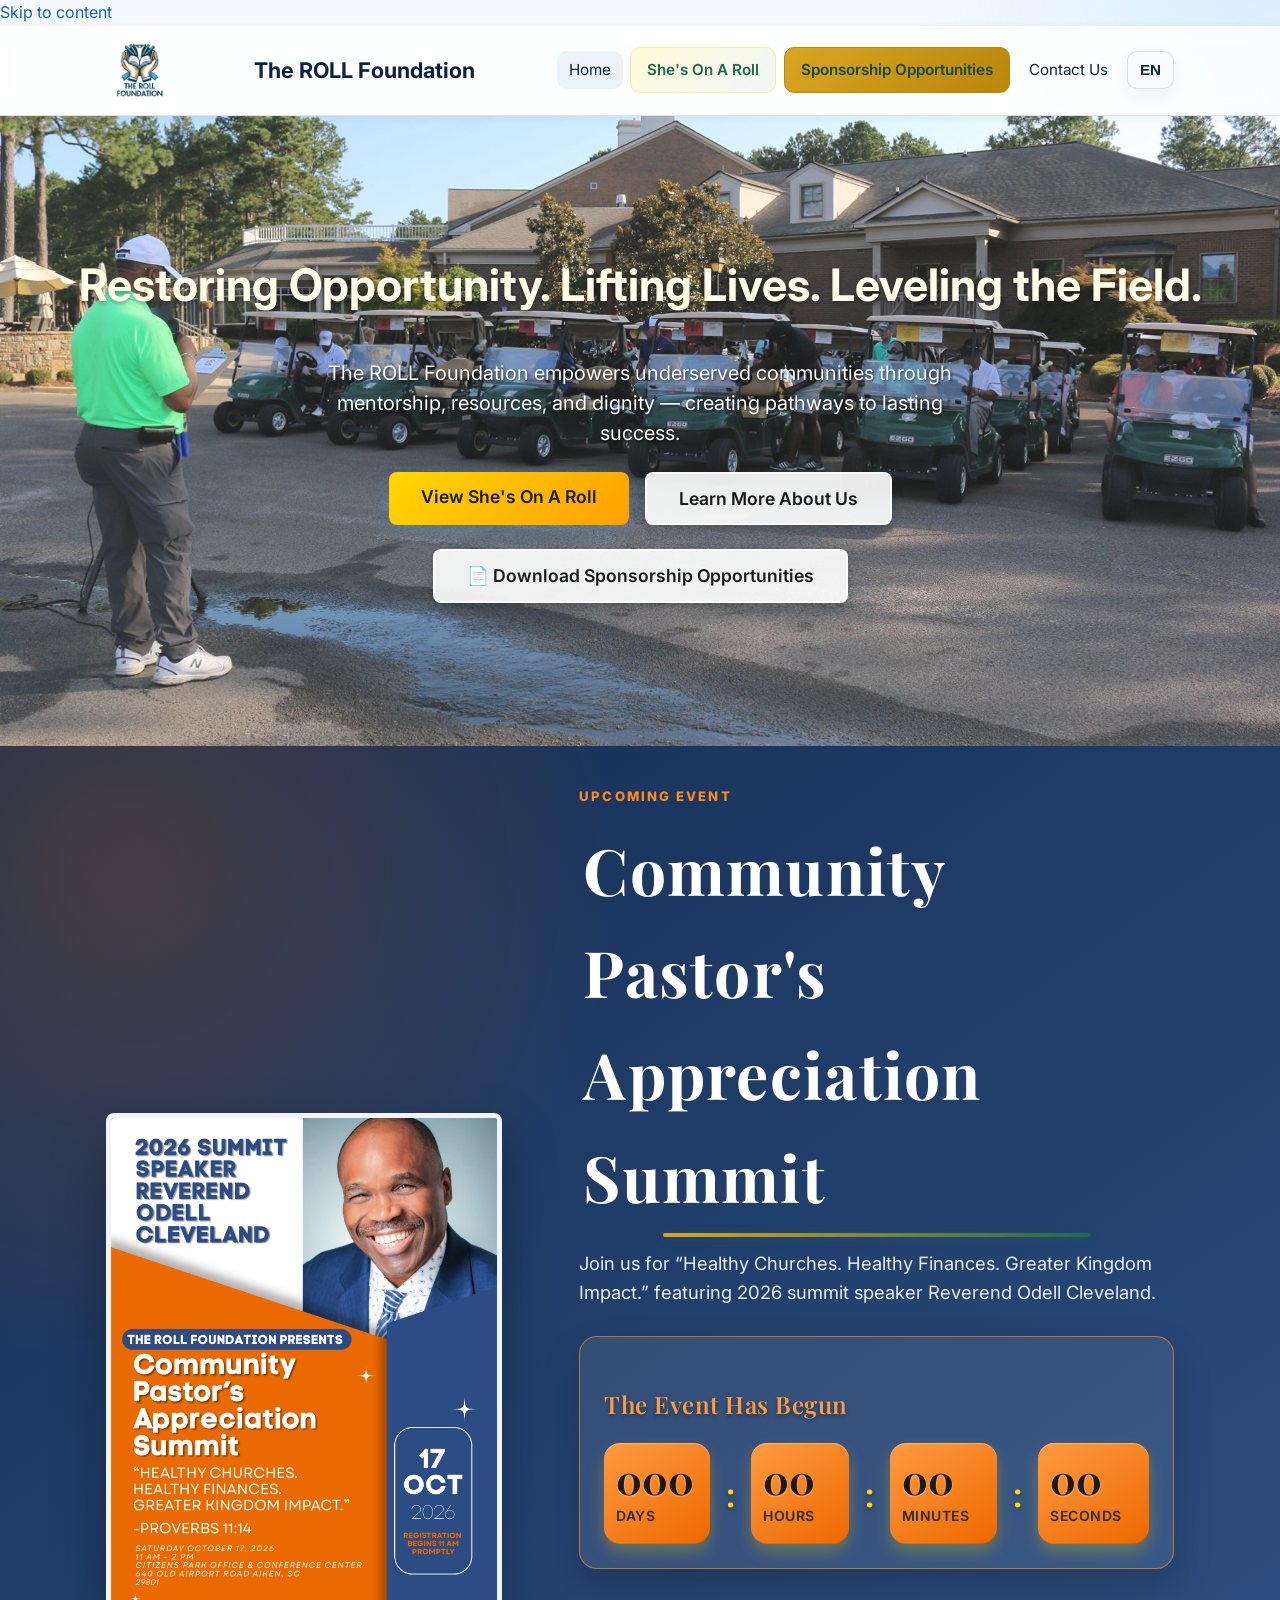
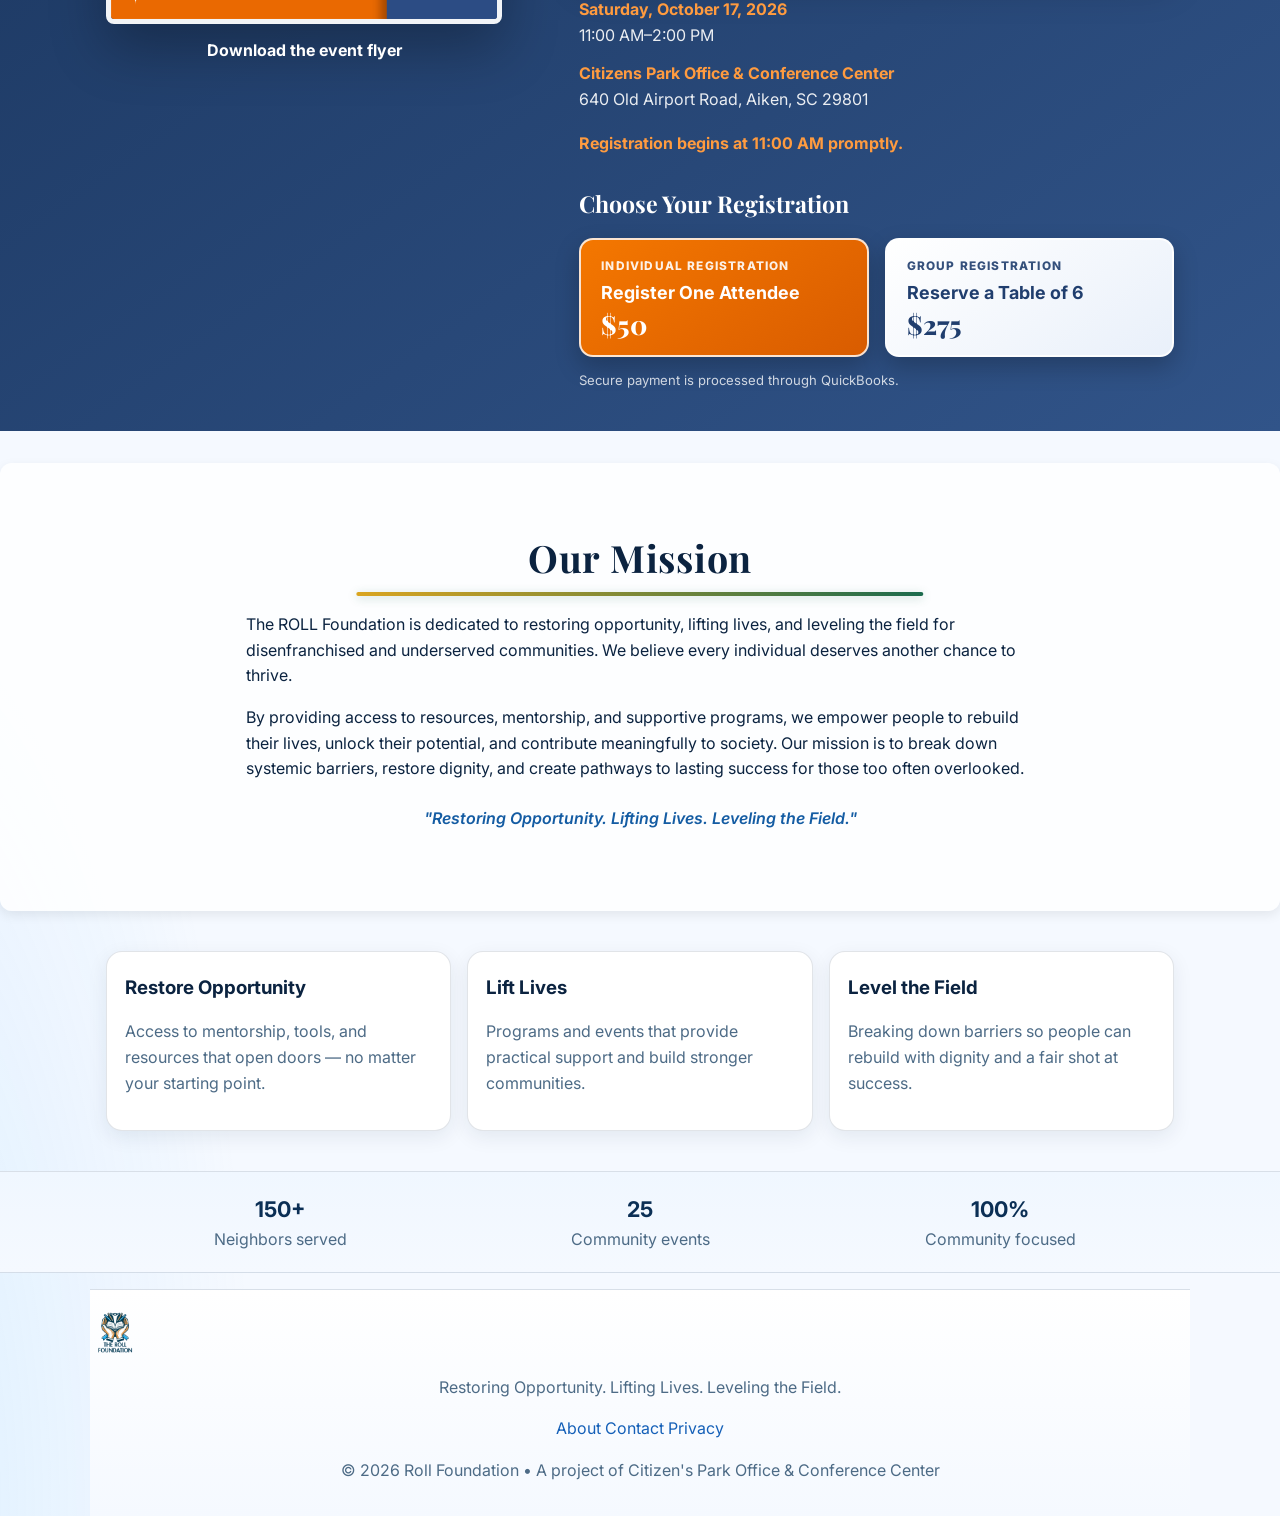
<file: index.html>
<!doctype html>
<html lang="en">
<head>
  <meta charset="utf-8" />
  <meta name="viewport" content="width=device-width, initial-scale=1" />

  <title>ROLL Foundation — Restoring Opportunity. Lifting Lives. Leveling the Field.</title>
  <meta name="description" content="The ROLL Foundation empowers underserved communities through mentorship, resources, and dignity — creating pathways to lasting success.">

  <!-- Favicon -->
  <link rel="icon" href="./assets/favicon.svg" type="image/svg+xml">

  <!-- Open Graph / Social -->
  <meta property="og:type" content="website">
  <meta property="og:title" content="Roll Foundation">
  <meta property="og:description" content="Restoring Opportunity. Lifting Lives. Leveling the Field.">
  <meta property="og:image" content="./assets/img/events/rollevent5.jpg">

  <!-- Fonts & CSS -->
  <link rel="preconnect" href="https://fonts.googleapis.com">
  <link rel="preconnect" href="https://fonts.gstatic.com" crossorigin>
  <link href="https://fonts.googleapis.com/css2?family=Inter:wght@400;500;600;700&family=Playfair+Display:wght@400;500;600;700&display=swap" rel="stylesheet">
  <link rel="stylesheet" href="./css/styles.css">
  <script src="./js/i18n.js"></script>
</head>
<body class="gold-green-theme">
  <a class="skip-link" href="#main">Skip to content</a>

  <!-- ===== Header ===== -->
  <header class="site-header">
    <div class="container header-inner">
      <div class="brand">
        <img src="./assets/img/logo/rolllogo2.png" alt="ROLL Foundation Logo" width="70" height="70">
      </div>
      <h1 class="site-title">The ROLL Foundation</h1>

      <button class="nav-toggle" aria-expanded="false" aria-controls="site-nav" aria-label="Toggle navigation menu">☰</button>
      <nav id="site-nav" class="site-nav" data-collapsible>
        <a href="index.html" data-i18n="nav.home" aria-current="page">Home</a>
        <a href="shes-on-a-roll.html" data-i18n="nav.shes_on_a_roll" class="nav-event" hidden>She's On A Roll</a>
        <a href="./assets/img/events/2026%20Roll%20Foundation%20Business%20Advertisements.pdf" download="ROLL-Foundation-Sponsorship-Opportunities-2026.pdf" class="nav-sponsor">Sponsorship Opportunities</a>
        <a href="contact.html" data-i18n="contact.h1">Contact</a>
        <button id="langToggle" class="btn small" aria-label="Toggle language">
          <span data-i18n="nav.lang">EN</span>
          <span class="visually-hidden" data-i18n="nav.lang_alt">ES</span>
        </button>
      </nav>
    </div>
  </header>

  <main id="main">
    <!-- ===== Hero Section ===== -->
    <section class="hero hard-hero goldgreen-theme" style="background-image:url('./assets/img/events/rollevent5.jpg')">
      <div class="container hero-inner">
        <h2 class="visually-hidden">Welcome</h2>
        <h1 data-i18n="home.hero_h1">Restoring Opportunity. Lifting Lives. Leveling the Field.</h1>
        <p class="lead" data-i18n="home.hero_lead">
          The ROLL Foundation empowers underserved communities through mentorship, resources, and dignity — creating pathways to lasting success.
        </p>
        <div class="cta-row">
          <a class="btn primary gold-btn" href="shes-on-a-roll.html" hidden>View She's On A Roll</a>
          <a class="btn secondary green-btn" data-i18n="home.cta_about" href="about.html">Learn More About Us</a>
        </div>
        
        <!-- Fixed sponsorship link to actual PDF -->
        <div class="sponsor-cta" style="margin-top: 1.5rem;">
          <a class="btn sponsor-btn" href="./assets/img/events/2026%20Roll%20Foundation%20Business%20Advertisements.pdf" download="ROLL-Foundation-Sponsorship-Opportunities-2026.pdf" data-i18n="shesroll.download_packet">
            📄 Download Sponsorship Opportunities
          </a>
        </div>
      </div>
    </section>

    <!-- ===== Featured Pastor's Appreciation Event ===== -->
    <section class="section pastor-appreciation" aria-labelledby="pastor-appreciation-title">
      <div class="container pastor-event-layout">
        <figure class="pastor-event-flyer">
          <a href="./assets/img/events/pastors-appreciation-summit-2026.pdf" target="_blank" rel="noopener" aria-label="Open the Community Pastor's Appreciation Summit flyer as a PDF">
            <img src="./assets/img/events/pastors-appreciation-summit-2026.png" alt="Community Pastor's Appreciation Summit flyer featuring Reverend Odell Cleveland" loading="lazy">
          </a>
          <figcaption>
            <a href="./assets/img/events/pastors-appreciation-summit-2026.pdf" download="ROLL-Community-Pastors-Appreciation-Summit-2026.pdf">Download the event flyer</a>
          </figcaption>
        </figure>

        <div class="pastor-event-content">
          <p class="section-eyebrow">Upcoming Event</p>
          <h2 id="pastor-appreciation-title">Community Pastor's Appreciation Summit</h2>
          <p class="pastor-event-intro">Join us for “Healthy Churches. Healthy Finances. Greater Kingdom Impact.” featuring 2026 summit speaker Reverend Odell Cleveland.</p>

          <div class="event-countdown" data-event-countdown data-event-date="2026-10-17T11:00:00-04:00">
            <p class="countdown-title" data-countdown-title>Event Begins In</p>
            <div class="countdown-display" role="timer" aria-live="off" aria-label="Time remaining until the Community Pastor's Appreciation Summit">
              <div class="countdown-unit">
                <span class="countdown-number" data-countdown-days>000</span>
                <span class="countdown-label">Days</span>
              </div>
              <span class="countdown-separator" aria-hidden="true">:</span>
              <div class="countdown-unit">
                <span class="countdown-number" data-countdown-hours>00</span>
                <span class="countdown-label">Hours</span>
              </div>
              <span class="countdown-separator" aria-hidden="true">:</span>
              <div class="countdown-unit">
                <span class="countdown-number" data-countdown-minutes>00</span>
                <span class="countdown-label">Minutes</span>
              </div>
              <span class="countdown-separator" aria-hidden="true">:</span>
              <div class="countdown-unit">
                <span class="countdown-number" data-countdown-seconds>00</span>
                <span class="countdown-label">Seconds</span>
              </div>
            </div>
          </div>

          <div class="pastor-event-details">
            <p><strong>Saturday, October 17, 2026</strong><br>11:00 AM–2:00 PM</p>
            <p><strong>Citizens Park Office &amp; Conference Center</strong><br>640 Old Airport Road, Aiken, SC 29801</p>
            <p class="registration-note"><strong>Registration begins at 11:00 AM promptly.</strong></p>
          </div>

          <div class="pastor-registration" aria-labelledby="pastor-registration-title">
            <h3 id="pastor-registration-title">Choose Your Registration</h3>
            <div class="pastor-payment-actions">
              <a class="pastor-payment-btn individual" href="https://connect.intuit.com/pay/TheRollFoundation/scs-v1-6fb7f3c1506d44a38ce43c428290a351caf1261bfffe428d8761abdf9f7c35d0e1e311474c2346aea095fac1766d6eaf-1?locale=EN_US&amp;cta=saveandcopylink" target="_blank" rel="noopener">
                <span class="payment-option">Individual Registration</span>
                <strong>Register One Attendee</strong>
                <span class="payment-price">$50</span>
              </a>
              <a class="pastor-payment-btn table" href="https://connect.intuit.com/pay/TheRollFoundation/scs-v1-07b39f4cb9494796815588c8501fe49e4f13778733ab44669e9085a6adba33ed19435ed74aa14b41985b98e7ace6aa67-1?locale=EN_US&amp;cta=saveandcopylink" target="_blank" rel="noopener">
                <span class="payment-option">Group Registration</span>
                <strong>Reserve a Table of 6</strong>
                <span class="payment-price">$275</span>
              </a>
            </div>
            <p class="payment-note">Secure payment is processed through QuickBooks.</p>
          </div>
        </div>
      </div>
    </section>

    <!-- ===== Mission Section ===== -->
    <section class="section mission gold-green-section">
      <div class="container narrow">
        <h2 data-i18n="home.mission_title">Our Mission</h2>
        <p data-i18n="home.mission_p1">
          The ROLL Foundation is dedicated to restoring opportunity, lifting lives, and leveling the field for disenfranchised and underserved communities.
          We believe every individual deserves another chance to thrive.
        </p>
        <p data-i18n="home.mission_p2">
          By providing access to resources, mentorship, and supportive programs, we empower people to rebuild their lives, unlock their potential,
          and contribute meaningfully to society. Our mission is to break down systemic barriers, restore dignity,
          and create pathways to lasting success for those too often overlooked.
        </p>
        <blockquote class="tagline" data-i18n="home.mission_quote">"Restoring Opportunity. Lifting Lives. Leveling the Field."</blockquote>
      </div>
    </section>

    <!-- ===== Impact Pillars ===== -->
    <section class="section green-accent-section">
      <div class="container cards">
        <article class="card gold-card">
          <h3 data-i18n="home.f1">Restore Opportunity</h3>
          <p class="muted" data-i18n="home.f1_copy">Access to mentorship, tools, and resources that open doors — no matter your starting point.</p>
        </article>
        <article class="card gold-card">
          <h3 data-i18n="home.f2">Lift Lives</h3>
          <p class="muted" data-i18n="home.f2_copy">Programs and events that provide practical support and build stronger communities.</p>
        </article>
        <article class="card gold-card">
          <h3 data-i18n="home.f3">Level the Field</h3>
          <p class="muted" data-i18n="home.f3_copy">Breaking down barriers so people can rebuild with dignity and a fair shot at success.</p>
        </article>
      </div>
    </section>

    <!-- ===== Event Photo Carousel ===== -->
    <section class="section green-accent-section" hidden>
      <div class="container narrow">
        <h2>Community Event Photos</h2>
        <div class="home-carousel" data-carousel>
          <button class="carousel-btn prev" type="button" aria-label="Previous photo" data-carousel-prev>‹</button>
          <div class="carousel-viewport">
            <div class="carousel-track" data-carousel-track>
              <div class="carousel-slide is-active">
                <img src="./assets/img/events/rollevent1.png" alt="ROLL Foundation community event photo 1" loading="lazy">
              </div>
              <div class="carousel-slide">
                <img src="./assets/img/events/rollevent2.jpg" alt="ROLL Foundation community event photo 2" loading="lazy">
              </div>
              <div class="carousel-slide">
                <img src="./assets/img/events/rollevent3.jpg" alt="ROLL Foundation community event photo 3" loading="lazy">
              </div>
              <div class="carousel-slide">
                <img src="./assets/img/events/rollevent4.jpg" alt="ROLL Foundation community event photo 4" loading="lazy">
              </div>
              <div class="carousel-slide">
                <img src="./assets/img/events/rollevent6.jpg" alt="ROLL Foundation community event photo 5" loading="lazy">
              </div>
            </div>
          </div>
          <button class="carousel-btn next" type="button" aria-label="Next photo" data-carousel-next>›</button>
          <div class="carousel-dots" data-carousel-dots>
            <button class="is-active" type="button" aria-label="Go to photo 1"></button>
            <button type="button" aria-label="Go to photo 2"></button>
            <button type="button" aria-label="Go to photo 3"></button>
            <button type="button" aria-label="Go to photo 4"></button>
            <button type="button" aria-label="Go to photo 5"></button>
          </div>
        </div>
      </div>
    </section>

    <!-- ===== Impact Stats ===== -->
    <section class="band gold-green-band">
      <div class="container stats">
        <div class="stat">
          <strong data-i18n="home.stat1_number">150+</strong>
          <span data-i18n="home.stat1_label">Neighbors served</span>
        </div>
        <div class="stat">
          <strong data-i18n="home.stat2_number">25</strong>
          <span data-i18n="home.stat2_label">Community events</span>
        </div>
        <div class="stat">
          <strong data-i18n="home.stat3_number">100%</strong>
          <span data-i18n="home.stat3_label">Community focused</span>
        </div>
      </div>
    </section>
  </main>

  <footer class="site-footer gold-green-footer">
    <div class="container footer-inner">
      <div class="footer-content">
        <div class="footer-brand">
          <img src="./assets/img/logo/rolllogo2.png" alt="ROLL Foundation Logo" width="50" height="50">
          <p class="footer-tagline" data-i18n="footer.tagline">Restoring Opportunity. Lifting Lives. Leveling the Field.</p>
        </div>
        <div class="footer-links">
          <a href="about.html" data-i18n="footer.about">About</a>
          <a href="shes-on-a-roll.html" hidden>She's On A Roll</a>
          <a href="contact.html" data-i18n="footer.contact">Contact</a>
          <a href="privacy.html" data-i18n="footer.privacy">Privacy</a>
        </div>
      </div>
      <div class="footer-bottom">
        <p id="footerLine" data-i18n="footer.line">© {{year}} The ROLL Foundation. All rights reserved.</p>
      </div>
    </div>
  </footer>
  <script defer src="./js/event-countdown.js"></script>
</body>
</html>
</file>
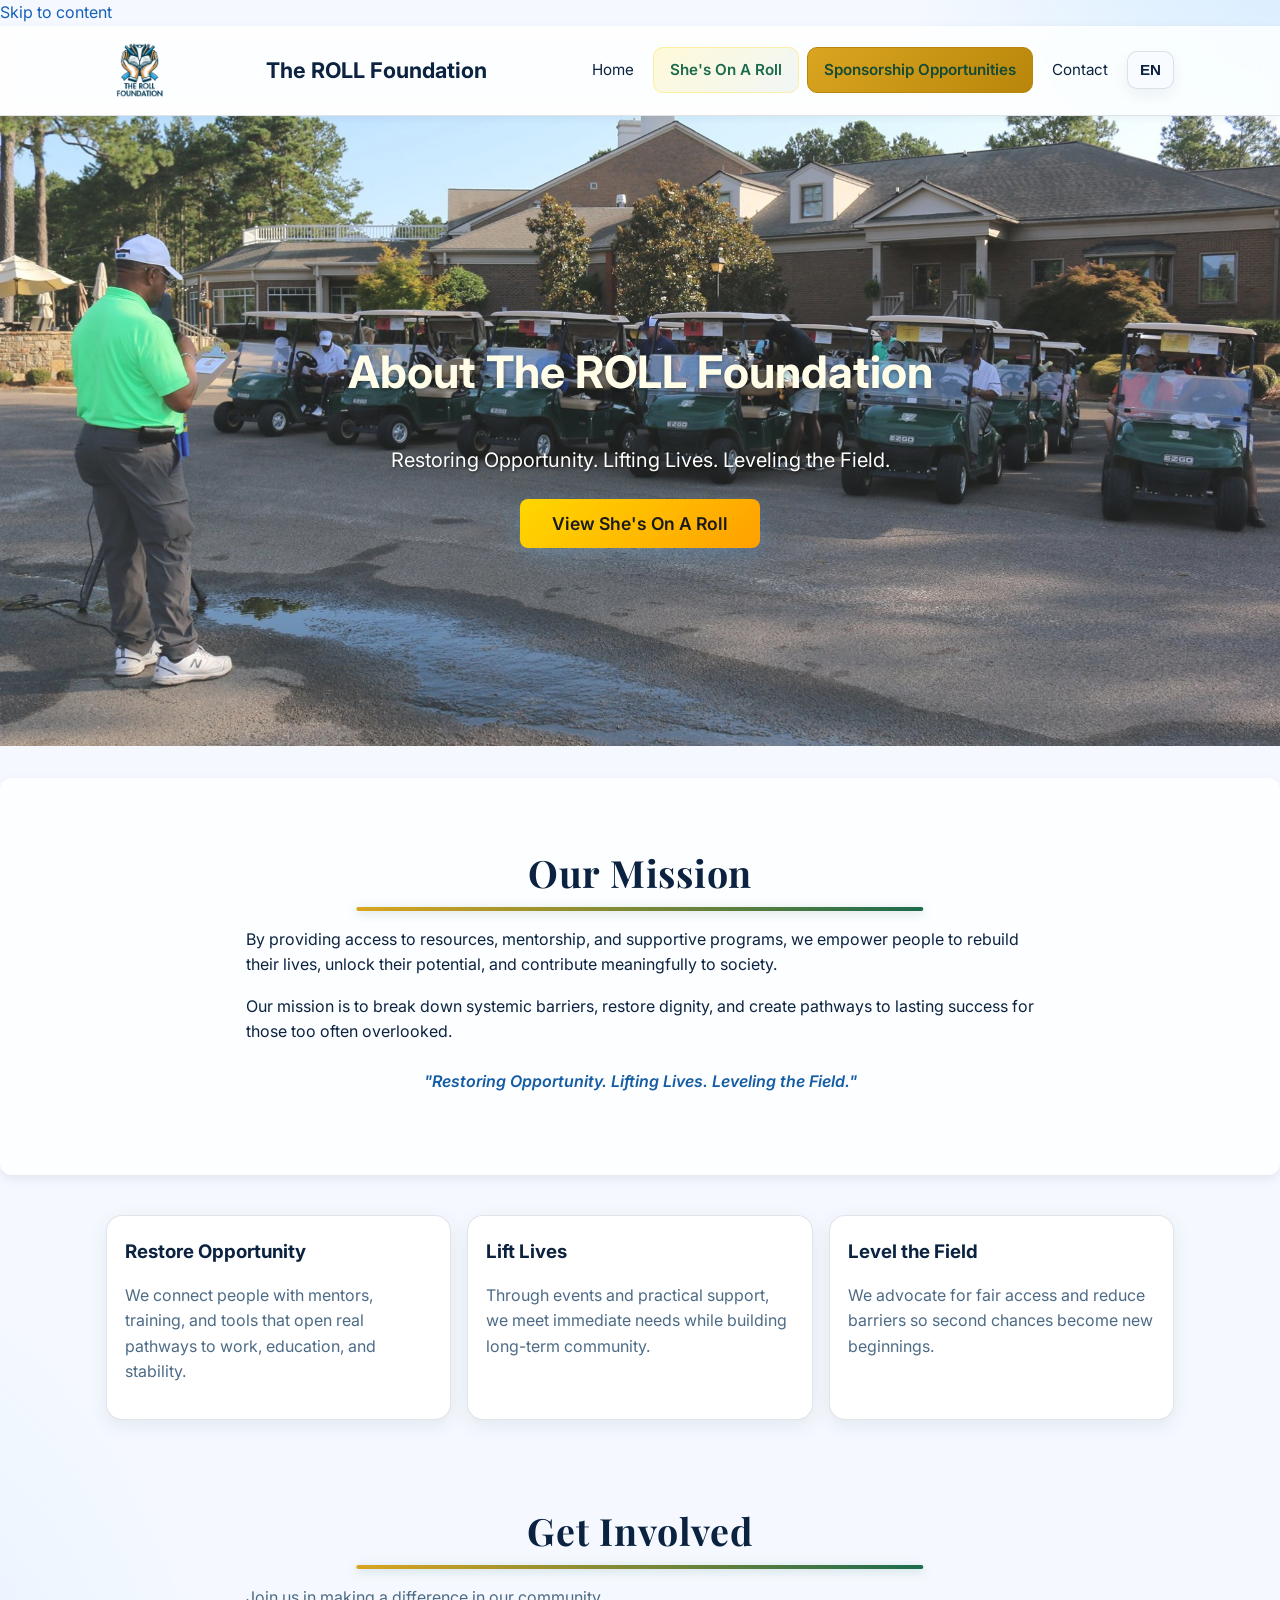
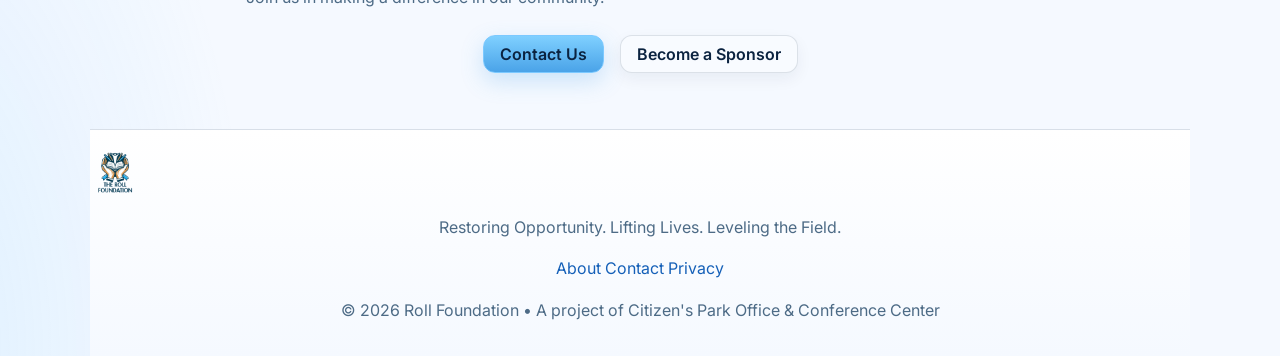
<file: about.html>
<!doctype html>
<html lang="en">
<head>
  <meta charset="utf-8" />
  <meta name="viewport" content="width=device-width, initial-scale=1" />

  <title>About Us - ROLL Foundation</title>
  <meta name="description" content="Learn about the ROLL Foundation's mission to restore opportunity, lift lives, and level the field.">

  <!-- Favicon -->
  <link rel="icon" href="./assets/img/logo/rolllogo2.png" type="image/png">

  <!-- Open Graph / Social -->
  <meta property="og:type" content="website">
  <meta property="og:title" content="About Us - ROLL Foundation">
  <meta property="og:description" content="Learn about our mission to restore opportunity, lift lives, and level the field.">
  <meta property="og:image" content="./assets/img/events/rollevent5.jpg">

  <!-- Fonts & CSS -->
  <link rel="preconnect" href="https://fonts.googleapis.com">
  <link rel="preconnect" href="https://fonts.gstatic.com" crossorigin>
  <link href="https://fonts.googleapis.com/css2?family=Inter:wght@400;500;600;700&family=Playfair+Display:wght@400;500;600;700&display=swap" rel="stylesheet">
  <link rel="stylesheet" href="./css/styles.css">
  <script src="./js/i18n.js"></script>
</head>
<body class="gold-green-theme">
  <a class="skip-link" href="#main">Skip to content</a>

  <!-- ===== Header ===== -->
  <header class="site-header">
    <div class="container header-inner">
      <div class="brand">
        <img src="./assets/img/logo/rolllogo2.png" alt="ROLL Foundation Logo" width="70" height="70">
      </div>
      <h1 class="site-title">The ROLL Foundation</h1>

      <button class="nav-toggle" aria-expanded="false" aria-controls="site-nav" aria-label="Toggle navigation menu">☰</button>
      <nav id="site-nav" class="site-nav" data-collapsible>
        <a href="index.html" data-i18n="nav.home">Home</a>
        <a href="shes-on-a-roll.html" data-i18n="nav.shes_on_a_roll" class="nav-event" hidden>She's On A Roll</a>
        <a href="./assets/img/events/shes-on-a-roll-sponsorship-packet.pdf" download="ROLL-Foundation-Sponsorship-Packet.pdf" class="nav-sponsor" data-i18n="nav.sponsorship">Sponsorship Packet</a>
        <a href="contact.html" data-i18n="nav.contact">Contact</a>
        <button id="langToggle" class="btn small" aria-label="Toggle language">
          <span data-i18n="nav.lang">EN</span>
          <span class="visually-hidden" data-i18n="nav.lang_alt">ES</span>
        </button>
      </nav>
    </div>
  </header>

  <main id="main">
    <!-- ===== About Hero Section ===== -->
    <section class="hero hard-hero goldgreen-theme" style="background-image:url('./assets/img/events/rollevent5.jpg')">
      <div class="container hero-inner">
        <h1 data-i18n="about.h1">About The ROLL Foundation</h1>
        <p class="lead" data-i18n="about.hero_lead">
          Restoring Opportunity. Lifting Lives. Leveling the Field.
        </p>
        <div class="cta-row" hidden>
          <a class="btn primary gold-btn" href="shes-on-a-roll.html">View She's On A Roll</a>
        </div>
      </div>
    </section>

    <!-- ===== Mission Section ===== -->
    <section class="section mission gold-green-section">
      <div class="container narrow">
        <h2 data-i18n="about.mission_h">Our Mission</h2>
        <p data-i18n="about.mission_p1">
          By providing access to resources, mentorship, and supportive programs, we empower people to rebuild their lives, unlock their potential, and contribute meaningfully to society.
        </p>
        <p data-i18n="about.mission_p2">
          Our mission is to break down systemic barriers, restore dignity, and create pathways to lasting success for those too often overlooked.
        </p>
        <blockquote class="tagline" data-i18n="home.mission_quote">"Restoring Opportunity. Lifting Lives. Leveling the Field."</blockquote>
      </div>
    </section>

    <!-- ===== Values Section ===== -->
    <section class="section green-accent-section">
      <div class="container cards">
        <article class="card gold-card">
          <h3 data-i18n="about.p_restore_h">Restore Opportunity</h3>
          <p class="muted" data-i18n="about.p_restore_p">We connect people with mentors, training, and tools that open real pathways to work, education, and stability.</p>
        </article>
        <article class="card gold-card">
          <h3 data-i18n="about.p_lift_h">Lift Lives</h3>
          <p class="muted" data-i18n="about.p_lift_p">Through events and practical support, we meet immediate needs while building long-term community.</p>
        </article>
        <article class="card gold-card">
          <h3 data-i18n="about.p_level_h">Level the Field</h3>
          <p class="muted" data-i18n="about.p_level_p">We advocate for fair access and reduce barriers so second chances become new beginnings.</p>
        </article>
      </div>
    </section>

    <!-- ===== Get Involved CTA ===== -->
    <section class="section gold-accent-section">
      <div class="container narrow">
        <h2 data-i18n="about.get_involved_title">Get Involved</h2>
        <p class="lead" data-i18n="about.get_involved_lead">Join us in making a difference in our community.</p>
        <div class="cta-row">
          <a class="btn primary gold-btn" href="contact.html">Contact Us</a>
          <a class="btn secondary green-btn" data-i18n="about.become_sponsor" href="./assets/img/events/shes-on-a-roll-sponsorship-packet.pdf" download="ROLL-Foundation-Sponsorship-Packet.pdf">Become a Sponsor</a>
        </div>
      </div>
    </section>
  </main>

  <footer class="site-footer gold-green-footer">
    <div class="container footer-inner">
      <div class="footer-content">
        <div class="footer-brand">
          <img src="./assets/img/logo/rolllogo2.png" alt="ROLL Foundation Logo" width="50" height="50">
          <p class="footer-tagline" data-i18n="footer.tagline">Restoring Opportunity. Lifting Lives. Leveling the Field.</p>
        </div>
        <div class="footer-links">
          <a href="about.html" data-i18n="footer.about">About</a>
          <a href="shes-on-a-roll.html" hidden>She's On A Roll</a>
          <a href="contact.html" data-i18n="footer.contact">Contact</a>
          <a href="privacy.html" data-i18n="footer.privacy">Privacy</a>
        </div>
      </div>
      <div class="footer-bottom">
        <p id="footerLine" data-i18n="footer.line">© {{year}} The ROLL Foundation. All rights reserved.</p>
      </div>
    </div>
  </footer>

  <script>
    // Set current year in footer
    document.getElementById('year').textContent = new Date().getFullYear();
  </script>
</body>
</html>
</file>
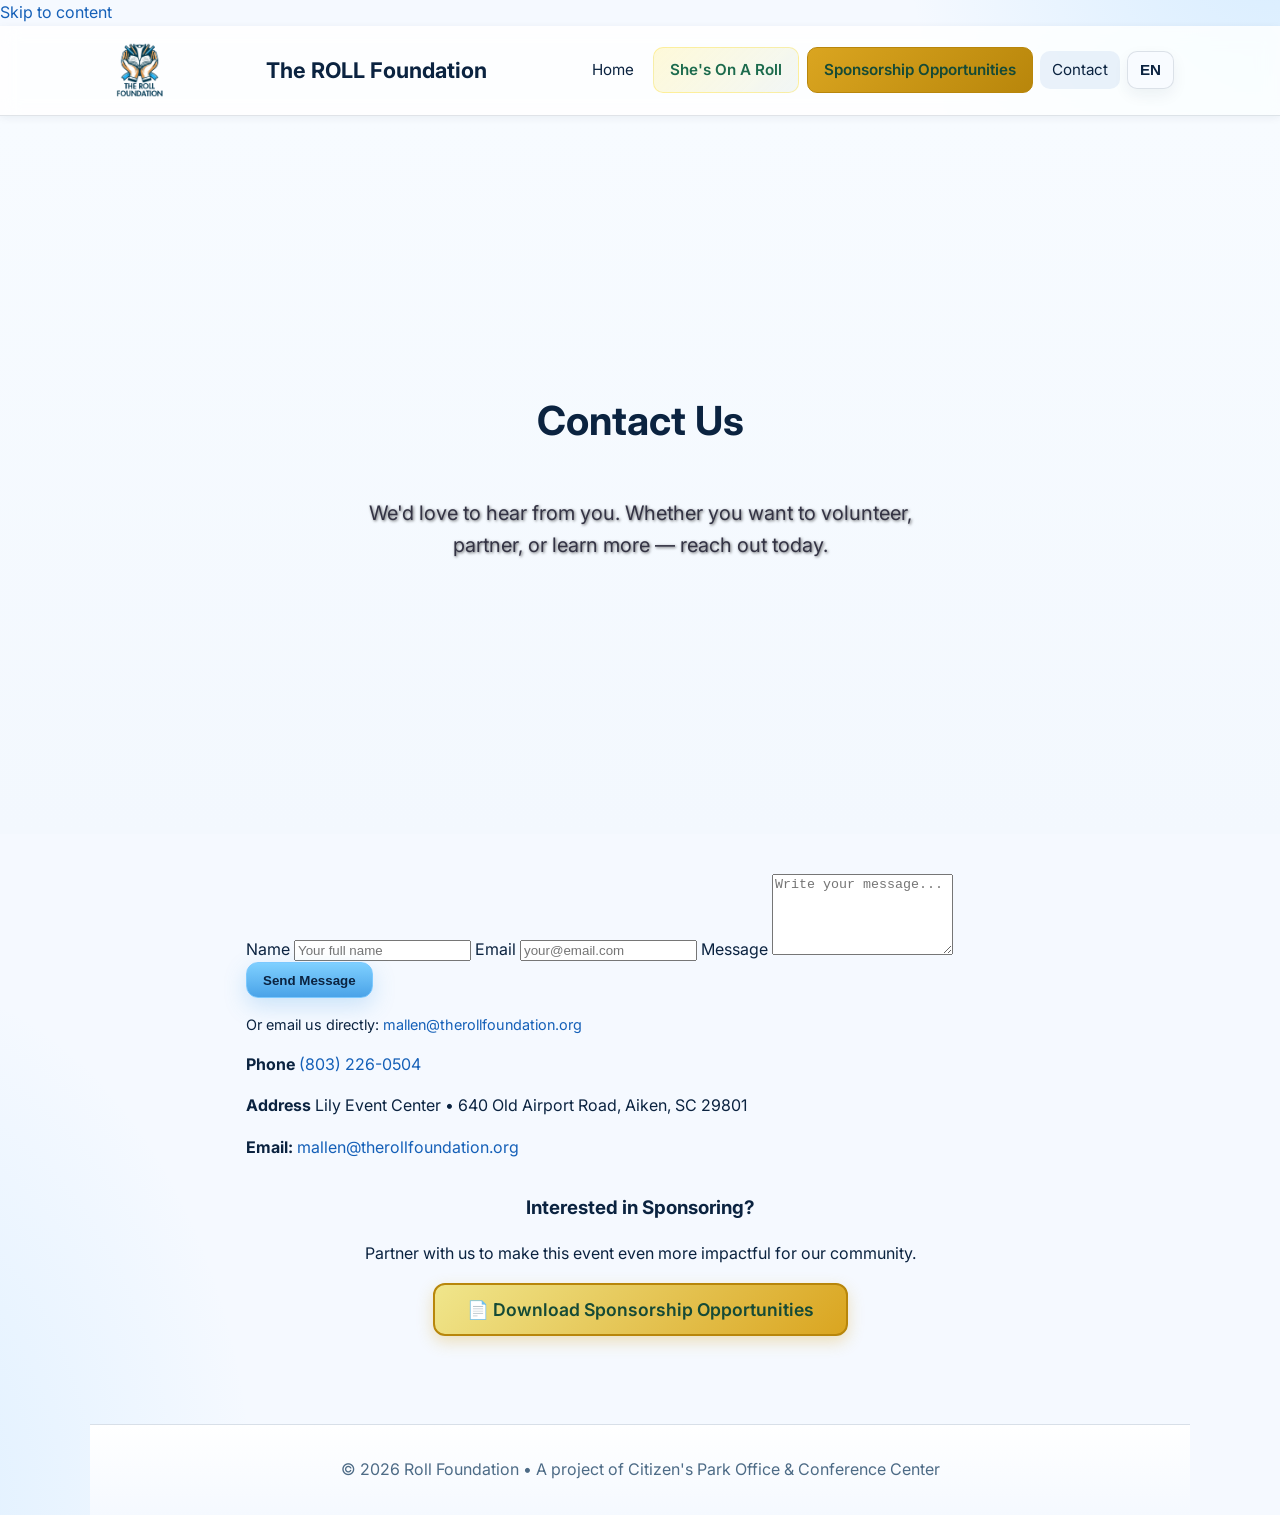
<file: contact.html>
<!doctype html>
<html lang="en">
<head>
  <meta charset="utf-8" />
  <meta name="viewport" content="width=device-width, initial-scale=1" />

  <title>Contact — The ROLL Foundation</title>
  <meta name="description" content="Contact the ROLL Foundation for volunteer, sponsorship, and partnership opportunities.">

  <link rel="icon" href="./assets/img/logo/rolllogo2.png" type="image/png">
  <meta property="og:type" content="website">
  <meta property="og:title" content="Contact — Roll Foundation">
  <meta property="og:description" content="Reach out to the ROLL Foundation — Restoring Opportunity, Lifting Lives, Leveling the Field.">
  <meta property="og:image" content="./assets/img/events/rollflyer.PNG">

  <link href="https://fonts.googleapis.com/css2?family=Inter:wght@400;600;700&display=swap" rel="stylesheet">
  <link rel="stylesheet" href="./css/styles.css">
  <script src="./js/i18n.js"></script>
</head>

<body>
  <a class="skip-link" href="#main">Skip to content</a>

  <!-- ===== Header (logo left • title center • nav right) ===== -->
 <header class="site-header">
  <div class="container header-inner">
    <div class="brand">
      <img src="./assets/img/logo/rolllogo2.png" alt="Roll Foundation Logo">
    </div>
    <h1 class="site-title">The ROLL Foundation</h1>

    <button class="nav-toggle" aria-expanded="false" aria-controls="site-nav" aria-label="Open menu">☰</button>
    <nav id="site-nav" class="site-nav" data-collapsible>
      <a href="index.html" data-i18n="nav.home">Home</a>
      <a href="shes-on-a-roll.html" data-i18n="nav.shes_on_a_roll" class="nav-event" hidden>She's On A Roll</a>
      <a href="./assets/img/events/2026%20Roll%20Foundation%20Business%20Advertisements.pdf" download="ROLL-Foundation-Sponsorship-Opportunities-2026.pdf" class="nav-sponsor" data-i18n="nav.sponsorship">Sponsorship Opportunities</a>
      <a href="contact.html" data-i18n="nav.contact" aria-current="page">Contact</a>
      <button id="langToggle" class="btn small" aria-label="Toggle language">
        <span data-i18n="nav.lang">EN</span>
        <span class="visually-hidden" data-i18n="nav.lang_alt">ES</span>
      </button>
    </nav>
  </div>
</header>

  <!-- ===== Main ===== -->
  <main id="main">
    <section class="hero" style="background:linear-gradient(180deg,#F7FBFF,#F3F8FE)">
      <div class="container hero-inner">
        <h1 data-i18n="contact.h1">Contact Us</h1>
        <p class="lead" data-i18n="contact.lead">We’d love to hear from you. Whether you want to volunteer, partner, or learn more — reach out today.</p>
      </div>
    </section>

    <!-- Contact Form -->
    <section class="section">
      <div class="container narrow">
        <!-- JS-enhanced mailto form to Mary -->
        <form class="contact-form" id="contactForm" data-mailto>
          <label for="cname">Name</label>
          <input id="cname" name="Name" type="text" autocomplete="name" required placeholder="Your full name">

          <label for="cemail" data-i18n="contact.email_label">Email</label>
          <input id="cemail" name="Email" type="email" autocomplete="email" required placeholder="your@email.com">

          <label for="cmsg">Message</label>
          <textarea id="cmsg" name="Message" rows="5" required placeholder="Write your message..."></textarea>

          <!-- Honeypot (bot trap) -->
          <label class="visually-hidden" for="company">Company</label>
          <input id="company" name="Company" type="text" autocomplete="organization" tabindex="-1" aria-hidden="true" style="position:absolute;left:-9999px;">

          <button class="btn primary" type="submit" data-i18n="contact.submit_btn">Send Message</button>
          <p class="form-hint small">
            Or email us directly:
            <a href="mailto:mallen@therollfoundation.org">mallen@therollfoundation.org</a>
          </p>
        </form>

        <div class="contact-details">
          <p><strong data-i18n="contact.phone_label">Phone:</strong> <a href="tel:+18032260504">(803) 226-0504</a></p>
          <p><strong data-i18n="contact.address_label">Address:</strong> Lily Event Center • 640 Old Airport Road, Aiken, SC 29801</p>
          <p><strong>Email:</strong> <a href="mailto:mallen@therollfoundation.org">mallen@therollfoundation.org</a></p>
        </div>

        <!-- Noscript fallback -->
        <noscript>
          <p class="small">JavaScript is disabled. Please email
            <a href="mailto:mallen@therollfoundation.org">mallen@therollfoundation.org</a>.
          </p>
        </noscript>

        <!-- Add sponsorship CTA with i18n -->
        <div class="sponsor-cta">
          <h3 data-i18n="shesroll.sponsor_title">Interested in Sponsoring?</h3>
          <p data-i18n="shesroll.sponsor_desc">Partner with us to make a lasting impact in our community.</p>
          <a class="btn sponsor-btn" href="./assets/img/events/2026%20Roll%20Foundation%20Business%20Advertisements.pdf" download="ROLL-Foundation-Sponsorship-Opportunities-2026.pdf" data-i18n="shesroll.download_packet">
            📄 Download Sponsorship Opportunities
          </a>
        </div>
      </div>
    </section>
  </main>

  <footer class="site-footer">
    <div class="container footer-inner">
      <p id="footerLine" data-i18n="footer.line">© {{year}} The ROLL Foundation. All rights reserved.</p>
    </div>
  </footer>

  <!-- Mailto handler: builds a nice subject/body and opens the user’s email app -->
  <script>
    (function(){
      const form = document.getElementById('contactForm');
      if (!form) return;

      form.addEventListener('submit', function(e){
        e.preventDefault();

        const nameEl = document.getElementById('cname');
        const emailEl = document.getElementById('cemail');
        const msgEl = document.getElementById('cmsg');
        const trap = document.getElementById('company');

        if (trap && trap.value.trim()) return false; // bot trap

        const name = (nameEl.value || '').trim();
        const email = (emailEl.value || '').trim();
        const msg = (msgEl.value || '').trim();

        const to = 'mallen@therollfoundation.org';
        const subject = `Message from ${name || 'Website Visitor'} via ROLL Foundation site`;
        const body = `Name: ${name}%0AEmail: ${email}%0A%0A${encodeURIComponent(msg)}`;

        window.location.href = `mailto:${to}?subject=${encodeURIComponent(subject)}&body=${body}`;
        return false;
      });
    })();
  </script>

  <script defer src="./js/script.js"></script>
</body>
</html>
</file>
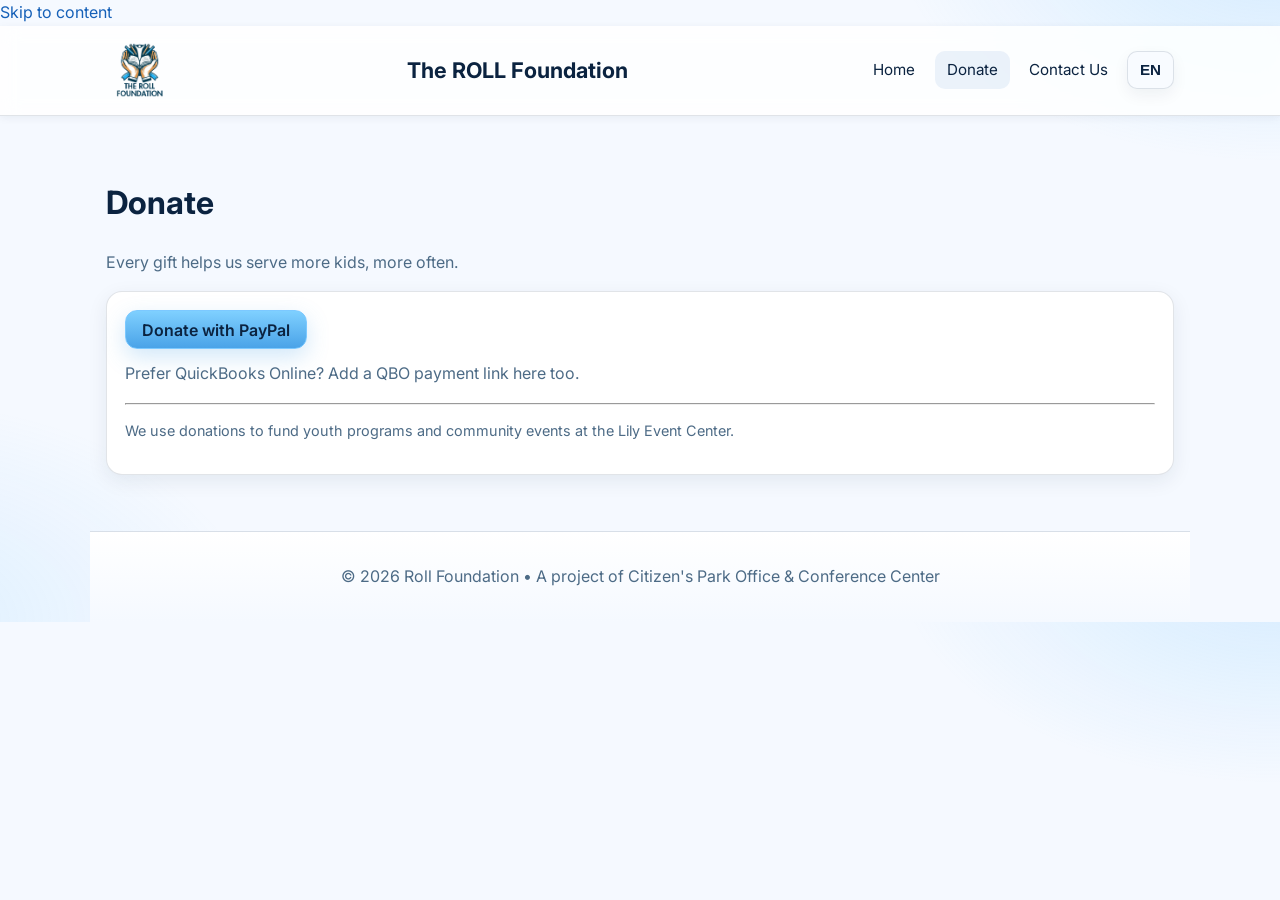
<file: donate.html>
<!doctype html>
<html lang="en">
<head>
  <meta charset="utf-8" />
  <meta name="viewport" content="width=device-width, initial-scale=1" />

  <title>The ROLL Foundation — Donate</title>
  <meta name="description" content="Every gift helps us serve more kids, more often.">

  <link rel="icon" href="./assets/img/logo/rolllogo2.png" type="image/png">
  <meta property="og:type" content="website">
  <meta property="og:title" content="Roll Foundation — Donate">
  <meta property="og:description" content="Every gift helps us serve more kids, more often.">
  <meta property="og:image" content="./assets/img/events/rollflyer.PNG">

  <link href="https://fonts.googleapis.com/css2?family=Inter:wght@400;600;700&display=swap" rel="stylesheet">
  <link rel="stylesheet" href="./css/styles.css">
</head>
<body>
  <a class="skip-link" href="#main">Skip to content</a>

<header class="site-header">
  <div class="container header-inner">
    <div class="brand">
      <img src="./assets/img/logo/rolllogo2.png" alt="Roll Foundation Logo">
    </div>
    <h1 class="site-title">The ROLL Foundation</h1>

    <button class="nav-toggle" aria-expanded="false" aria-controls="site-nav" aria-label="Open menu">☰</button>
    <nav id="site-nav" class="site-nav" data-collapsible>
      <a href="index.html" data-i18n="nav.home">Home</a>
      <a href="donate.html" data-i18n="nav.donate" aria-current="page">Donate</a>
      <a href="contact.html" data-i18n="contact.h1">Contact</a>
      <button id="langToggle" class="btn small" aria-label="Toggle language">
        <span data-i18n="nav.lang">EN</span>
        <span class="visually-hidden" data-i18n="nav.lang_alt">ES</span>
      </button>
    </nav>
  </div>
</header>

  <main id="main" class="section">
    <div class="container">
      <h1 data-i18n="donate.h1">Donate</h1>
      <p class="lead" data-i18n="donate.lead">Every gift helps us serve more kids, more often.</p>

      <div class="card donate-card">
        <a class="btn primary" href="#PAYPAL_LINK" target="_blank" rel="noopener" data-i18n="donate.btn">Donate with PayPal</a>
        <p class="muted mt-12" data-i18n="donate.qbo">Prefer QuickBooks Online? We can add a QBO payment link here too.</p>
        <hr class="divider" />
        <p class="small muted">We use donations to fund youth programs and community events at the Lily Event Center.</p>
      </div>
    </div>
  </main>

  <footer class="site-footer">
    <div class="container footer-inner">
      <p id="footerLine" data-i18n="footer.line">© <span id="year"></span> The ROLL Foundation </p>
    </div>
  </footer>

  <script defer src="./js/script.js"></script>
</body>
</html>
</file>
<file: css/styles.css>
/* ===== Roll Foundation — LIGHT THEME styles.css ===== */
/* Palette: bright, friendly blues */
:root{
  --bg:#F5F9FF;             /* page background */
  --card:#FFFFFF;           /* surfaces/cards */
  --text:#0B2340;           /* primary text (ink) */
  --muted:#4D6B86;          /* secondary text */
  --brand:#6EC1FF;          /* brand accent (sky blue) */
  --forest-green:#1C6B4D;
  --ink:#0B2340;            /* text on brand */
  --line:rgba(11,35,64,.12);/* light subtle lines */
  --radius:16px; 
  --radius-sm:12px; 
  --shadow:0 6px 20px rgba(11,35,64,.08);
  --container:1100px;
}

/* Reset / Base */
*{box-sizing:border-box}
html,body{margin:0;padding:0}
html{scroll-behavior:smooth}
body{
  background:var(--bg); 
  color:var(--text); 
  line-height:1.6;
  font-family:Inter,system-ui,-apple-system,"Segoe UI",Roboto,Arial,sans-serif;
  /* subtle page background wash */
  background-image: radial-gradient(50% 60% at 100% -10%, rgba(110,193,255,.25), transparent 60%),
                    radial-gradient(50% 60% at -10% 100%, rgba(110,193,255,.18), transparent 60%);
}
img{display:block;max-width:100%;height:auto}
a{color:#1560B8;text-decoration:none}
a:hover{text-decoration:underline}

.visually-hidden{
  position:absolute !important; width:1px; height:1px; overflow:hidden;
  clip:rect(1px,1px,1px,1px); clip-path:inset(50%); white-space:nowrap;
}
.container{max-width:var(--container);margin-inline:auto;padding:0 1rem}
.small{font-size:.9rem}
.muted{color:var(--muted)}
.lead{color:var(--muted)}
.mt-12{margin-top:.75rem}
.section{padding:2.5rem 0}
.section h2{
  position:relative;
  display:inline-block;
  margin:0 0 1rem;
  padding:0 .25rem .55rem;
  font-family:"Playfair Display", serif;
  font-size:clamp(1.7rem, 3.3vw, 2.35rem);
  font-weight:700;
  letter-spacing:.02em;
  color:#0B2340;
  text-wrap:balance;
}
.section h2::after{
  content:"";
  position:absolute;
  left:50%;
  bottom:0;
  width:72%;
  height:4px;
  transform:translateX(-50%);
  border-radius:999px;
  background:linear-gradient(90deg, #DAA520, #1C6B4D);
  box-shadow:0 2px 10px rgba(28,107,77,.25);
}
.section > .container > h2,
.section > .container.narrow > h2{
  display:block;
  text-align:center;
}
.section > .container > h2::after,
.section > .container.narrow > h2::after{
  left:50%;
  transform:translateX(-50%);
}
@media (max-width:760px){
  .section h2{
    margin-bottom:.85rem;
    padding-bottom:.45rem;
  }
  .section h2::after{
    width:64%;
  }
}
.band{
  padding:1.25rem 0;
  background:linear-gradient(180deg,#F0F7FF, #F5F9FF);
  border-top:1px solid var(--line);
  border-bottom:1px solid var(--line);
}

/* Header / Nav (light, friendly) */
.site-header{
  position:sticky; top:0; z-index:50;
  backdrop-filter:saturate(180%) blur(10px);
  background:rgba(255,255,255,.85);
  border-bottom:1px solid var(--line);
  height:100px; /* increased from 90px to accommodate larger logo */
  box-shadow:0 2px 8px rgba(11,35,64,.06);
}

.header-inner{
  display:grid; 
  grid-template-columns:1fr auto 1fr; 
  align-items:center; 
  height:100%; 
  padding:0 2rem;
}

.brand img{
  height:85px; /* increased from 70px */
  width:auto; 
  padding:8px 0; /* increased breathing room */
  transition: transform 0.2s ease; /* smooth hover effect */
}

.brand img:hover {
  transform: scale(1.05); /* subtle hover effect */
}

.site-title{
  text-align:center; 
  font-size:1.4rem; 
  font-weight:700; 
  margin:0;
}

.site-nav{display:flex; gap:.6rem; align-items:center}
.site-nav a{
  color:var(--text); 
  padding:.55rem .85rem; 
  border-radius:8px;
  font-size:1.05rem;
}
.site-nav a[aria-current="page"]{background:rgba(21,96,184,.08)}
.site-nav a:hover{background:rgba(21,96,184,.10)}
.nav-toggle{display:none;background:none;border:0;color:var(--text);font-size:1.25rem}

/* Navigation Event Link Styling */
.nav-event {
  background: linear-gradient(135deg, rgba(255,215,0,0.15), rgba(28,107,77,0.05)) !important;
  color: var(--forest-green) !important;
  font-weight: 600;
  border: 1px solid rgba(255,215,0,0.3);
  border-radius: 8px;
  padding: 0.6rem 1rem !important;
  position: relative;
  overflow: hidden;
  transition: all 0.3s ease;
}

/* Remove the emoji ::before pseudo-element */
.nav-event::before {
  display: none;
}

.nav-event:hover {
  background: linear-gradient(135deg, rgba(255,215,0,0.25), rgba(28,107,77,0.1)) !important;
  transform: translateY(-1px);
  box-shadow: 0 4px 12px rgba(255,215,0,0.2);
  border-color: rgba(255,215,0,0.5);
}

/* Mobile navigation adjustments */
@media (max-width: 760px) {
  .nav-event {
    width: 100%;
    text-align: center;
    margin: 0.25rem 0;
  }
}

/* Update nav-sponsor to work better with the new event link */
.nav-sponsor {
  background: linear-gradient(135deg, #DAA520, #B8860B) !important;
  color: #154a36 !important;
  font-weight: 600;
  border-radius: 8px;
  padding: 0.6rem 1rem !important;
  border: 1px solid #B8860B;
  text-decoration: none;
}

/* Remove the emoji ::before pseudo-element */
.nav-sponsor::before {
  display: none;
}

.nav-sponsor:hover {
  background: linear-gradient(135deg, #B8860B, #DAA520) !important;
  transform: translateY(-1px);
  box-shadow: 0 4px 12px rgba(218, 165, 32, 0.3);
  text-decoration: none;
}

/* Mobile nav */
@media (max-width:760px){
  .site-header{
    height:90px; /* slightly smaller on mobile */
  }
  
  .brand img{
    height:75px; /* proportionally sized for mobile */
    padding:7px 0;
  }
  
  .nav-toggle{display:inline-block}
  .site-nav{
    display:none; position:absolute; right:1rem; top:90px; /* adjusted for new header height */
    background:var(--card); border:1px solid var(--line); border-radius:12px;
    padding:.5rem; flex-direction:column; min-width:240px; 
    box-shadow:0 12px 26px rgba(11,35,64,.12)
  }
  .site-nav a{width:100%}
  .nav-sponsor {
    width: 100%;
    text-align: center;
    margin: 0.25rem 0;
  }
}

/* Extra small mobile devices */
@media (max-width:480px){
  .site-header{
    height:80px;
  }
  
  .brand img{
    height:65px;
    padding:6px 0;
  }
  
  .site-nav{
    top:80px; /* adjusted for smaller header */
  }
}

/* Hero — lighter wash, joyful */
.hero{
  min-height:56vh; 
  display:flex; align-items:center; justify-content:center;
  text-align:center; padding:2.75rem 1rem;
  background:linear-gradient(180deg, rgba(21,96,184,.06), transparent);
}
.hero-inner{max-width:760px}

/* Hard hero (background image applied inline on section) */
.hard-hero{
  position:relative; isolation:isolate;
  background-size:cover; background-position:center 28%;
  background-repeat: no-repeat;
}
.hard-hero::before{
  content:""; position:absolute; inset:0; z-index:-1;
  /* LIGHT overlay for readability but cheerful photo */
  background:linear-gradient(rgba(255,255,255,.35), rgba(255,255,255,.20));
}

/* Hero Section Improvements */
.hero.hard-hero {
  background-size: cover;
  background-position: center center;
  background-repeat: no-repeat;
  min-height: 70vh;
  position: relative;
  padding: 0; /* Remove any padding that creates white space */
  margin: 0; /* Remove any margin */
}

/* Ensure no white space around hero image */
.hero.hard-hero::before {
  content: '';
  position: absolute;
  top: 0;
  left: 0;
  right: 0;
  bottom: 0;
  background: rgba(255, 255, 255, 0.1); /* Very light overlay for text readability */
  z-index: 1;
}

.hero-inner {
  position: relative;
  z-index: 2;
  padding: 3rem 2rem;
  min-height: 70vh;
  display: flex;
  flex-direction: column;
  justify-content: center;
  align-items: center;
  text-align: center;
}

/* Remove any container margins that might create white space */
.hero .container {
  margin: 0 auto;
  padding: 0 1rem;
  width: 100%;
  max-width: 1200px;
}

/* Text styling for better readability over the image */
.hero h1 {
  color: #ffffff;
  text-shadow: 2px 2px 4px rgba(0, 0, 0, 0.7);
  font-size: clamp(2rem, 5vw, 3.5rem);
  margin-bottom: 1.5rem;
  font-weight: 700;
}

.hero .lead {
  color: #ffffff;
  text-shadow: 1px 1px 3px rgba(0, 0, 0, 0.6);
  font-size: clamp(1.1rem, 2.5vw, 1.4rem);
  margin-bottom: 2rem;
  max-width: 600px;
}

/* Button styling for the hero section */
.hero .cta-row {
  display: flex;
  gap: 1rem;
  justify-content: center;
  flex-wrap: wrap;
}

.hero .btn {
  padding: 1rem 2rem;
  font-size: 1.1rem;
  font-weight: 600;
  border-radius: 8px;
  text-decoration: none;
  transition: all 0.3s ease;
  box-shadow: 0 4px 12px rgba(0, 0, 0, 0.2);
}

.hero .btn.primary {
  background: linear-gradient(135deg, #FFD700, #FFA000);
  color: #1a1a1a;
  border: none;
}

.hero .btn.primary:hover {
  transform: translateY(-2px);
  box-shadow: 0 6px 20px rgba(255, 215, 0, 0.4);
}

.hero .btn:not(.primary) {
  background: rgba(255, 255, 255, 0.9);
  color: #1a1a1a;
  border: 2px solid rgba(255, 255, 255, 0.8);
}

.hero .btn:not(.primary):hover {
  background: rgba(255, 255, 255, 1);
  transform: translateY(-2px);
}

/* Mobile adjustments */
@media (max-width: 768px) {
  .hero.hard-hero {
    min-height: 60vh;
  }
  
  .hero-inner {
    padding: 2rem 1rem;
    min-height: 60vh;
  }
  
  .hero .cta-row {
    flex-direction: column;
    align-items: center;
    gap: 1rem;
  }
  
  .hero .btn {
    width: 100%;
    max-width: 280px;
  }
}

/* Extra small screens */
@media (max-width: 480px) {
  .hero.hard-hero {
    min-height: 50vh;
  }
  
  .hero-inner {
    padding: 1.5rem 1rem;
    min-height: 50vh;
  }
}

/* Event Hero Page Layout */
.event-hero {
  min-height: 100vh;
  display: flex;
  align-items: center;
  justify-content: center;
  text-align: center;
  padding: 2rem 1rem;
  position: relative;
  background-size: cover;
  background-position: center;
  background-repeat: no-repeat;
}

/* Pastor's Appreciation feature on the home page */
.pastor-appreciation {
  background:
    radial-gradient(circle at 10% 10%, rgba(241, 105, 0, 0.22), transparent 30%),
    linear-gradient(145deg, #142d52, #315489);
  color: #fff;
}

.pastor-event-layout {
  display: grid;
  grid-template-columns: minmax(280px, 0.8fr) minmax(360px, 1.2fr);
  gap: clamp(2rem, 6vw, 5rem);
  align-items: center;
}

.pastor-event-flyer {
  width: min(100%, 480px);
  justify-self: center;
  margin: 0;
  text-align: center;
}

.pastor-event-flyer > a {
  display: block;
  border: 5px solid rgba(255,255,255,.94);
  border-radius: 8px;
  overflow: hidden;
  box-shadow: 0 24px 55px rgba(0,0,0,.28);
  transition: transform .25s ease, box-shadow .25s ease;
}

.pastor-event-flyer > a:hover {
  transform: translateY(-4px);
  box-shadow: 0 30px 65px rgba(0,0,0,.36);
}

.pastor-event-flyer img {
  display: block;
  width: 100%;
  height: auto;
}

.pastor-event-flyer figcaption {
  margin-top: .9rem;
}

.pastor-event-flyer figcaption a {
  color: #fff;
  font-weight: 700;
  text-underline-offset: .22em;
}

.section-eyebrow {
  margin: 0 0 .75rem;
  color: #ff8a20;
  font-size: .82rem;
  font-weight: 800;
  letter-spacing: .16em;
  text-transform: uppercase;
}

.pastor-event-content h2 {
  margin: 0 0 .75rem;
  color: #fff;
  font-family: 'Playfair Display', serif;
  font-size: clamp(2.25rem, 5vw, 4rem);
}

.pastor-event-intro {
  max-width: 620px;
  margin: 0 0 1.5rem;
  color: rgba(255,255,255,.9);
  font-size: 1.15rem;
}

.event-countdown {
  margin: 1.75rem 0;
  padding: 1.5rem;
  background: rgba(255,255,255,.08);
  border: 1px solid rgba(255,138,32,.65);
  border-radius: 18px;
  box-shadow: 0 18px 38px rgba(0,0,0,.18);
}

.event-countdown .countdown-title {
  margin-bottom: 1.25rem;
  color: #ff9b3f;
}

.event-countdown .countdown-display {
  margin-bottom: 0;
  flex-wrap: nowrap;
}

.event-countdown .countdown-unit {
  min-width: 82px;
  padding: 1rem .75rem;
  background: linear-gradient(145deg, #ff9b3f, #ed6800);
}

.pastor-event-details {
  display: grid;
  gap: .8rem;
  color: rgba(255,255,255,.9);
}

.pastor-event-details p { margin: 0; }
.pastor-event-details strong { color: #ff9b3f; }
.pastor-event-details .registration-note { margin-top: .35rem; }

.pastor-registration {
  margin-top: 1.75rem;
}

.pastor-registration h3 {
  margin: 0 0 1rem;
  color: #fff;
  font-family: 'Playfair Display', serif;
  font-size: 1.45rem;
}

.pastor-payment-actions {
  display: grid;
  grid-template-columns: repeat(2, minmax(0, 1fr));
  gap: 1rem;
}

.pastor-payment-btn {
  display: flex;
  min-height: 104px;
  padding: 1.1rem 1.25rem;
  flex-direction: column;
  align-items: flex-start;
  justify-content: center;
  color: #fff;
  text-align: left;
  text-decoration: none;
  border: 2px solid rgba(255,255,255,.82);
  border-radius: 14px;
  background: linear-gradient(145deg, #f47700, #d95c00);
  box-shadow: 0 10px 24px rgba(0,0,0,.22);
  transition: transform .2s ease, box-shadow .2s ease, background .2s ease;
}

.pastor-payment-btn.table {
  color: #203e6e;
  background: linear-gradient(145deg, #fff, #e9f0fa);
}

.pastor-payment-btn:hover {
  color: #fff;
  text-decoration: none;
  transform: translateY(-3px);
  box-shadow: 0 14px 30px rgba(0,0,0,.3);
}

.pastor-payment-btn.table:hover {
  color: #203e6e;
  background: #fff;
}

.pastor-payment-btn .payment-option {
  margin-bottom: .35rem;
  font-size: .74rem;
  font-weight: 800;
  letter-spacing: .1em;
  text-transform: uppercase;
  opacity: .9;
}

.pastor-payment-btn strong {
  color: inherit;
  font-size: 1.12rem;
  line-height: 1.25;
}

.pastor-payment-btn .payment-price {
  margin-top: .45rem;
  font-family: 'Playfair Display', serif;
  font-size: 1.65rem;
  font-weight: 800;
  line-height: 1;
}

.payment-note {
  margin: .8rem 0 0;
  color: rgba(255,255,255,.78);
  font-size: .82rem;
}

@media (max-width: 820px) {
  .pastor-event-layout { grid-template-columns: 1fr; }
  .pastor-event-content { text-align: center; }
  .pastor-event-intro { margin-inline: auto; }
}

@media (max-width: 560px) {
  .event-countdown .countdown-display {
    display: grid;
    grid-template-columns: repeat(2, minmax(0, 1fr));
  }

  .event-countdown .countdown-separator { display: none; }
  .event-countdown .countdown-unit { min-width: 0; }
  .pastor-payment-actions { grid-template-columns: 1fr; }
  .pastor-payment-btn { align-items: center; text-align: center; }
}

.event-hero .container {
  max-width: 1100px;
  display: flex;
  flex-direction: column;
  align-items: center;
  gap: 3rem;
}

/* Event Poster Styling */
.event-poster {
  width: min(92vw, 940px);
  max-width: 940px;
  border-radius: 20px;
  overflow: hidden;
  box-shadow: 
    0 20px 40px rgba(0, 0, 0, 0.2),
    0 8px 16px rgba(255, 215, 0, 0.1);
  transition: transform 0.3s ease;
}

.event-poster:hover {
  transform: scale(1.02);
}

.poster-image {
  width: 100%;
  height: auto;
  display: block;
}

.hero-gallery{
  padding: 0;
}
.hero-gallery .home-carousel{
  margin-top:0;
  width:100%;
}
.hero-gallery .carousel-viewport{
  background:rgba(7,22,40,.55);
  border-color:rgba(255,255,255,.35);
}
.hero-gallery .carousel-slide{
  display:flex;
  align-items:center;
  justify-content:center;
}
.hero-gallery .carousel-slide img{
  width:100%;
  max-width:100%;
  max-height:none;
  aspect-ratio:auto;
  object-fit:contain;
  background:rgba(7,22,40,.35);
}

/* Event Details */
.event-details {
  text-align: center;
  color: #ffffff;
}

.event-title {
  font-family: 'Playfair Display', serif;
  font-size: clamp(2.5rem, 5vw, 4rem);
  font-weight: 700;
  color: #FFD700;
  margin-bottom: 1.5rem;
  text-shadow: 2px 2px 4px rgba(0, 0, 0, 0.5);
}

.event-info {
  display: flex;
  justify-content: center;
  gap: 3rem;
  flex-wrap: wrap;
  margin-bottom: 2rem;
}

.event-date-time,
.event-venue {
  text-align: center;
}

.event-date-time strong,
.event-venue strong {
  display: block;
  font-size: 1.4rem;
  font-weight: 700;
  color: #FFD700;
  margin-bottom: 0.5rem;
  text-shadow: 1px 1px 2px rgba(0, 0, 0, 0.5);
}

.event-date-time span,
.event-venue span {
  font-size: 1.1rem;
  color: rgba(255, 255, 255, 0.9);
  text-shadow: 1px 1px 2px rgba(0, 0, 0, 0.5);
}

/* Event CTA Buttons */
.event-cta {
  display: flex;
  gap: 1.5rem;
  justify-content: center;
  flex-wrap: wrap;
}

.btn-large {
  padding: 1.25rem 2.5rem;
  font-size: 1.2rem;
  border-radius: 12px;
}

/* Royal Countdown Timer - Updated for event page */
.royal-countdown {
  order: -1; /* This ensures the countdown appears first */
  position: relative;
  margin: 0 auto 2rem;
  max-width: 800px;
  background: linear-gradient(135deg, rgba(255,215,0,0.25), rgba(255,193,7,0.15));
  border: 2px solid rgba(255,215,0,0.5);
  border-radius: 24px;
  padding: 2.5rem 1.5rem;
  backdrop-filter: blur(15px);
  box-shadow: 
    0 20px 40px rgba(255,215,0,0.2),
    inset 0 1px 0 rgba(255,255,255,0.3);
}

/* Background overlay for event hero */
.event-hero.goldgreen-theme::before {
  content: '';
  position: absolute;
  top: 0;
  left: 0;
  right: 0;
  bottom: 0;
  background: 
    linear-gradient(rgba(0, 0, 0, 0.4), rgba(0, 0, 0, 0.6)),
    var(--poster) center/cover no-repeat;
  z-index: -1;
}

/* Mobile Adjustments */
@media (max-width: 768px) {
  .event-hero .container {
    gap: 2rem;
  }
  
  .event-poster {
    width: min(94vw, 760px);
    max-width: 760px;
  }
  
  .event-info {
    flex-direction: column;
    gap: 1.5rem;
  }
  
  .event-cta {
    flex-direction: column;
    align-items: center;
  }
  
  .btn-large {
    width: 100%;
    max-width: 280px;
  }
  
  .royal-countdown {
    margin: 0 auto 1.5rem;
    padding: 2rem 1rem;
  }
}

/* Events Page Text Readability Improvements */
.events-page .hero h1,
.events-page .hero .lead {
  color: #ffffff;
  text-shadow: 2px 2px 6px rgba(0, 0, 0, 0.8);
  font-weight: 700;
}

/* Event Cards Styling */
.events-grid {
  display: grid;
  grid-template-columns: repeat(auto-fit, minmax(300px, 1fr));
  gap: 2rem;
  margin: 2rem 0;
}

.event-card {
  background: rgba(255, 255, 255, 0.95);
  border: 2px solid rgba(255, 215, 0, 0.2);
  border-radius: 12px;
  padding: 1.5rem;
  transition: all 0.3s ease;
}

.event-card:hover {
  transform: translateY(-2px);
  box-shadow: 0 8px 24px rgba(255, 215, 0, 0.2);
  border-color: rgba(255, 215, 0, 0.4);
}

.event-card h3 {
  color: var(--forest-green);
  font-weight: 700;
  margin-bottom: 1rem;
}

.event-meta {
  margin-bottom: 1rem;
  color: #666;
}

.event-meta strong {
  color: var(--forest-green);
}

.featured-event {
  display: grid;
  grid-template-columns: 1fr 2fr;
  gap: 2rem;
  align-items: center;
  margin-bottom: 3rem;
}

.featured-event .event-image img {
  width: 100%;
  height: 300px;
  object-fit: cover;
  border-radius: 12px;
}

.events-cta {
  text-align: center;
  margin-top: 3rem;
  padding: 2rem;
  background: rgba(255, 215, 0, 0.1);
  border-radius: 12px;
}

@media (max-width: 768px) {
  .featured-event {
    grid-template-columns: 1fr;
  }
  
  .featured-event .event-image img {
    height: 200px;
  }
}

/* Cards */
.cards{display:grid; gap:1rem; grid-template-columns:1fr}
.card{
  background:var(--card); border:1px solid var(--line);
  border-radius:var(--radius); padding:18px; box-shadow:var(--shadow);
}
.card h3{margin:.2rem 0 .4rem}
@media (min-width:720px){ .cards{grid-template-columns:repeat(3,1fr)} }

/* Buttons */
.btn{
  display:inline-block; padding:.65rem 1rem; border-radius:var(--radius-sm);
  border:1px solid var(--line); color:var(--text); background:#F8FBFF;
  font-weight:600; text-decoration:none; line-height:1;
  transition:transform .12s ease, box-shadow .12s ease, background .12s ease;
  box-shadow:0 6px 16px rgba(11,35,64,.06);
}
.btn:hover{transform:translateY(-1px); background:#EEF6FF}
.btn:focus{outline:2px solid var(--brand); outline-offset:2px}
.btn.primary{
  background:linear-gradient(180deg, #7FD0FF, #4AA3E8);
  color:var(--ink); border-color:#7CC9FF; 
  box-shadow:0 8px 22px rgba(74,163,232,.25);
}

/* Stats band */
.stats{display:grid; gap:.75rem; grid-template-columns:1fr; text-align:center}
.stat strong{display:block;font-size:1.35rem;color:#0B2F55}
.stat span{color:var(--muted)}
@media (min-width:720px){ .stats{grid-template-columns:repeat(3,1fr)} }

/* Gallery */
.gallery{display:grid; gap:.75rem; grid-template-columns:1fr 1fr}
@media (min-width:720px){ .gallery{grid-template-columns:repeat(3,1fr)} }
.gallery-item{
  display:block; border-radius:12px; overflow:hidden; 
  border:1px solid var(--line); background:var(--card); 
  box-shadow:var(--shadow)
}
.gallery-item img{width:100%; height:auto; object-fit:cover; aspect-ratio:4/3}
.caption{text-align:center; font-size:.9rem; color:var(--muted); padding:.5rem .25rem .25rem}

/* Footer */
.footer-inner{
  padding:1rem 0; 
  border-top:1px solid var(--line);
  margin-top:1rem; 
  text-align:center;
  color:var(--muted);
  background:linear-gradient(180deg,#FFFFFF, #F5F9FF);
}
/* Narrow container helper */
.container.narrow{ max-width: 820px; }

/* Watermark hero using event logo */
.sponsor-hero {
  min-height: 52vh; /* slightly shorter than home hero */
  padding-top: 3rem; padding-bottom: 3rem;
}

/* Reusable watermark background (semi-transparent logo) */
.watermark{
  position: relative;
  isolation: isolate;
}
.watermark::after{
  content:"";
  position:absolute; inset:0; z-index:-1;
  background:
    radial-gradient(65% 50% at 50% 35%, rgba(21,96,184,.09), transparent 65%),
    var(--watermark) center/420px auto no-repeat;
  opacity:.35;                   /* controls logo transparency */
  mix-blend-mode:multiply;       /* blends into light theme softly */
}
@media (max-width:760px){
  .watermark::after{
    background:
      radial-gradient(65% 50% at 50% 35%, rgba(21,96,184,.10), transparent 65%),
      var(--watermark) center/260px auto no-repeat;
  }
}

/* Checklist / Steps */
.checklist{padding-left:1.1rem}
.checklist li{margin:.25rem 0}
.steps{margin:.25rem 0 0 1.1rem}
.steps li{margin:.25rem 0}
.mission {
  background: rgba(255,255,255,0.85);
  color: #0B2340;
  padding: 4rem 1rem;
  border-radius: 12px;
  box-shadow: 0 4px 12px rgba(0,0,0,0.08);
  margin-top: 2rem;
}
.mission h2 {
  text-align:center;
  margin-bottom:1rem;
}
.mission p {
  line-height: 1.6;
  margin-bottom: 1rem;
}
.mission .tagline {
  font-style: italic;
  text-align: center;
  font-weight: 600;
  margin-top: 1.5rem;
  color: #145ca3;
}
.container.narrow{ max-width: 820px; }
/* Event Hero for She's On A Roll */
.hero--image::before {
  content: "";
  position: absolute;
  inset: 0;
  z-index: -1;
  background: 
    linear-gradient(rgba(255,255,255,0.75), rgba(255,255,255,0.9)),
    var(--hero);
  background-size: cover;
  background-position: center;
  filter: brightness(1.05) saturate(1.1);
}

.hero h1 {
  color: #0B2340;
  text-shadow: 0 1px 2px rgba(255,255,255,0.4);
}

.hero .lead {
  color: #334;
  font-size: 1.1rem;
}

/* CTA Row Styling */
.cta-row {
  display: flex;
  gap: 1rem;
  flex-wrap: wrap;
  justify-content: center;
  margin-top: 1.5rem;
}
/* Portrait hero helpers */
.hero--portrait {
  background-size: auto 100%;
  background-position: center 25%;
}
@media (max-width:760px){
  .hero--portrait {
    background-size: cover;
    background-position: center;
  }
}
@media (min-width:600px){
  .hero h1{ font-size:2.5rem; }
  .hero .lead{ font-size:1.25rem; }
}
.hero-poster {
  min-height: 54vh; 
  position: relative;
  isolation: isolate;
  padding-top: 2.25rem;
  padding-bottom: 2.25rem;
}
.hero-poster::before {
  content: "";
  position: absolute;
  inset: 0;
  z-index: -1;
  background:
    linear-gradient(rgba(255,255,255,.30), rgba(255,255,255,.15)),
    var(--poster) center/320px auto no-repeat;
  background-size: 320px auto;
  background-position: center 32%;
  opacity: .25;                   /* controls logo transparency */
  mix-blend-mode: multiply;       /* blends into light theme softly */
}
.hero-poster .poster {
  display: block;
  width: min(92%, 560px);
  height: auto;
  border-radius: 12px;
  box-shadow: 0 6px 20px rgba(11,35,64,.22);
  margin-left: auto;
  margin-right: auto;
}
@media (max-width:600px){
  .hero-poster{min-height: 52vh;} 
  .hero-poster .poster{ width:min(92%, 420px)}    
  }
/* ---------- SHE’S ON A ROLL hero theme ---------- */
.goldgreen-theme{
  min-height: 60vh;                    /* larger hero */
  position: relative;
  isolation: isolate;
  padding: 3rem 1rem 4rem;
}

.goldgreen-theme::before{
  content:"";
  position:absolute; inset:0; z-index:-2;
  background: linear-gradient(160deg, #e6d36b 0%, #1c6b4d 100%); /* gold→green */
}

.goldgreen-theme::after{
  content:"";
  position:absolute; inset:0; z-index:-1;
  background:
    linear-gradient(rgba(255,255,255,.20), rgba(255,255,255,.10)),
    var(--poster) center/cover no-repeat;
  filter: blur(6px) saturate(1.1);
  opacity: .9;                         /* reduce washout */
  transform: scale(1.05);
}

.goldgreen-theme .poster{
  display:block;
  width:min(96%, 700px);               /* was 560px → bigger */
  height:auto;
  border-radius: 14px;
  box-shadow: 0 20px 50px rgba(11,35,64,.25);
  border: 2px solid rgba(255,255,255,.4);
  background:#fff;
  margin-left:auto; margin-right:auto;
}

.goldgreen-theme h1{
  margin-top:1.5rem;
  font-size:clamp(2rem,4vw,2.8rem);
  color:#fffce8;
  text-shadow:0 2px 4px rgba(0,0,0,.3);
}

.goldgreen-theme .lead{
  color:#fefefc;
  max-width:640px;
  margin:0.75rem auto 0;
  line-height:1.5;
}

@media (max-width:600px){
  .goldgreen-theme .poster{ width:min(94%, 480px); }
  .goldgreen-theme{ min-height: 58vh; padding:2.5rem 1rem; }
}

/* Royal Countdown Timer Styles */
.countdown-hero {
  text-align: center;
  position: relative;
  overflow: hidden;
}

.royal-countdown {
  position: relative;
  margin: 3rem auto 2rem;
  max-width: 800px;
  background: linear-gradient(135deg, rgba(255,215,0,0.15), rgba(255,193,7,0.1));
  border: 2px solid rgba(255,215,0,0.4);
  border-radius: 24px;
  padding: 2.5rem 1.5rem;
  backdrop-filter: blur(10px);
  box-shadow: 
    0 20px 40px rgba(255,215,0,0.15),
    inset 0 1px 0 rgba(255,255,255,0.2);
}

.countdown-crown {
  color: #FFD700;
  margin-bottom: 1rem;
  filter: drop-shadow(0 4px 8px rgba(255,215,0,0.3));
  animation: crownGlow 3s ease-in-out infinite alternate;
}

@keyframes crownGlow {
  0% { filter: drop-shadow(0 4px 8px rgba(255,215,0,0.3)); }
  100% { filter: drop-shadow(0 6px 12px rgba(255,215,0,0.5)); }
}

.countdown-title {
  font-family: 'Playfair Display', serif;
  font-size: 1.5rem;
  font-weight: 600;
  color: #FFD700;
  margin-bottom: 2rem;
  text-shadow: 0 2px 4px rgba(0,0,0,0.3);
  letter-spacing: 0.5px;
}

.countdown-display {
  display: flex;
  justify-content: center;
  align-items: center;
  gap: 1rem;
  margin-bottom: 1.5rem;
  flex-wrap: wrap;
}

.countdown-ticket {
  margin-top: 1.1rem;
  text-align: center;
}

.countdown-ticket .btn {
  min-height: 46px;
  padding: 0.8rem 1.45rem;
}

.countdown-unit {
  background: linear-gradient(145deg, #FFD700, #FFA000);
  border-radius: 16px;
  padding: 1.25rem 1rem;
  min-width: 100px;
  box-shadow: 
    0 8px 16px rgba(255,215,0,0.25),
    inset 0 1px 0 rgba(255,255,255,0.3),
    inset 0 -1px 0 rgba(0,0,0,0.1);
  position: relative;
  overflow: hidden;
}

.countdown-unit::before {
  content: '';
  position: absolute;
  top: 0;
  left: -100%;
  width: 100%;
  height: 100%;
  background: linear-gradient(90deg, 
    transparent, 
    rgba(255,255,255,0.3), 
    transparent
  );
  animation: shimmer 3s infinite;
}

@keyframes shimmer {
  0% { left: -100%; }
  100% { left: 100%; }
}

.countdown-number {
  font-family: 'Playfair Display', serif;
  font-size: 2.5rem;
  font-weight: 700;
  color: #1a1a1a;
  line-height: 1;
  text-shadow: 0 1px 2px rgba(255,255,255,0.5);
}

.countdown-label {
  font-size: 0.875rem;
  font-weight: 600;
  color: #2c2c2c;
  text-transform: uppercase;
  letter-spacing: 0.5px;
  margin-top: 0.5rem;
}

.countdown-separator {
  font-family: 'Playfair Display', serif;
  font-size: 2rem;
  font-weight: 700;
  color: #FFD700;
  text-shadow: 0 2px 4px rgba(0,0,0,0.3);
  animation: pulse 2s infinite;
}

@keyframes pulse {
  0%, 100% { opacity: 1; transform: scale(1); }
  50% { opacity: 0.7; transform: scale(1.1); }
}

/* Magical Sparkles */
.countdown-sparkles {
  position: absolute;
  top: 0;
  left: 0;
  right: 0;
  bottom: 0;
  pointer-events: none;
  overflow: hidden;
}

.sparkle {
  position: absolute;
  width: 6px;
  height: 6px;
  background: #FFD700;
  border-radius: 50%;
  animation: sparkle 4s infinite;
  box-shadow: 0 0 6px #FFD700;
}

.sparkle-1 { top: 20%; left: 15%; animation-delay: 0s; }
.sparkle-2 { top: 30%; right: 20%; animation-delay: 1s; }
.sparkle-3 { bottom: 25%; left: 25%; animation-delay: 2s; }
.sparkle-4 { top: 60%; right: 15%; animation-delay: 0.5s; }
.sparkle-5 { bottom: 40%; right: 30%; animation-delay: 1.5s; }
.sparkle-6 { top: 45%; left: 10%; animation-delay: 2.5s; }

@keyframes sparkle {
  0%, 100% { opacity: 0; transform: scale(0) rotate(0deg); }
  50% { opacity: 1; transform: scale(1) rotate(180deg); }
}

/* Royal Buttons */
.royal-btn {
  background: linear-gradient(135deg, #FFD700, #FFA000);
  border: 2px solid rgba(255,215,0,0.6);
  color: #1a1a1a;
  font-weight: 600;
  text-shadow: 0 1px 2px rgba(255,255,255,0.3);
  box-shadow: 0 4px 12px rgba(255,215,0,0.3);
  transition: all 0.3s ease;
}

.royal-btn:hover {
  transform: translateY(-2px);
  box-shadow: 0 6px 20px rgba(255,215,0,0.4);
  background: linear-gradient(135deg, #FFA000, #FFD700);
}

.royal-btn.secondary {
  background: transparent;
  color: #FFD700;
  border-color: #FFD700;
}

.royal-btn.secondary:hover {
  background: rgba(255,215,0,0.1);
  color: #FFD700;
}

/* Responsive Design */
@media (max-width: 768px) {
  .royal-countdown {
    margin: 2rem auto 1.5rem;
    padding: 2rem 1rem;
  }
  
  .countdown-display {
    gap: 0.5rem;
  }
  
  .countdown-unit {
    min-width: 80px;
    padding: 1rem 0.75rem;
  }
  
  .countdown-number {
    font-size: 2rem;
  }
  
  .countdown-title {
    font-size: 1.25rem;
  }
}

@media (max-width: 480px) {
  .countdown-display {
    flex-direction: column;
    gap: 1rem;
  }
  
  .countdown-separator {
    display: none;
  }
  
  .countdown-unit {
    min-width: 120px;
  }
}

/* Additional Royal Theme Enhancements */
.goldgreen-theme .royal-countdown {
  background: linear-gradient(135deg, 
    rgba(255,215,0,0.2), 
    rgba(255,193,7,0.15),
    rgba(28,107,77,0.1)
  );
}

/* Magical floating animation for the whole countdown */
.royal-countdown {
  animation: float 6s ease-in-out infinite;
}

@keyframes float {
  0%, 100% { transform: translateY(0px); }
  50% { transform: translateY(-10px); }
}
/* END She’s On A Roll theme */

/* Sponsorship Section on Event Page */
.sponsor-section {
  margin-top: 3rem;
  padding: 2rem;
  background: linear-gradient(135deg, rgba(255,215,0,0.1), rgba(28,107,77,0.05));
  border: 2px solid rgba(255,215,0,0.3);
  border-radius: 16px;
  text-align: center;
  backdrop-filter: blur(10px);
}

.sponsor-title {
  font-family: 'Playfair Display', serif;
  font-size: 1.8rem;
  font-weight: 600;
  color: #FFD700;
  margin-bottom: 1rem;
  text-shadow: 0 2px 4px rgba(0,0,0,0.3);
}

.sponsor-description {
  color: rgba(255, 255, 255, 0.9);
  font-size: 1.1rem;
  margin-bottom: 1.5rem;
  text-shadow: 0 1px 2px rgba(0,0,0,0.5);
}

.sponsor-btn {
  display: inline-block;
  background: linear-gradient(135deg, #F0E68C, #DAA520);
  border: 2px solid #B8860B;
  color: #154a36;
  padding: 1rem 2rem;
  border-radius: 12px;
  font-weight: 600;
  font-size: 1.1rem;
  text-decoration: none;
  transition: all 0.3s ease;
  box-shadow: 0 6px 16px rgba(218, 165, 32, 0.3);
}

.sponsor-btn:hover {
  background: linear-gradient(135deg, #DAA520, #B8860B);
  transform: translateY(-2px);
  box-shadow: 0 8px 24px rgba(218, 165, 32, 0.4);
  text-decoration: none;
}

.sponsor-cta {
  text-align: center;
  margin: 2rem 0;
}

/* Mobile adjustments for sponsor section */
@media (max-width: 768px) {
  .sponsor-section {
    margin-top: 2rem;
    padding: 1.5rem;
  }
  
  .sponsor-title {
    font-size: 1.5rem;
  }
  
  .sponsor-btn {
    width: 100%;
    max-width: 280px;
  }
}

/* Toolbar consistency fix */
.site-header{
  height:90px;
}
.header-inner{
  height:100%;
  padding:0 1rem;
  display:grid;
  grid-template-columns:auto 1fr auto;
  align-items:center;
  gap:1rem;
}
.brand img{
  height:70px;
  width:auto;
  padding:0;
}
.site-title{
  margin:0;
  text-align:center;
  font-size:clamp(1rem,2.2vw,1.35rem);
}
.site-nav{
  justify-self:end;
  gap:.45rem;
}
.site-nav a,
.site-nav .btn.small{
  min-height:38px;
  padding:.45rem .75rem;
  border-radius:10px;
  font-size:.95rem;
  display:inline-flex;
  align-items:center;
  justify-content:center;
}
.nav-toggle{
  display:none;
  width:38px;
  height:38px;
  border:1px solid var(--line);
  border-radius:10px;
  background:#fff;
}

@media (max-width:760px){
  .site-header{
    height:72px;
  }
  .header-inner{
    grid-template-columns:auto 1fr auto;
    gap:.5rem;
  }
  .brand img{
    height:52px;
  }
  .site-title{
    font-size:1rem;
    white-space:nowrap;
    overflow:hidden;
    text-overflow:ellipsis;
  }
  .nav-toggle{
    display:inline-flex;
    align-items:center;
    justify-content:center;
  }
  .site-nav{
    display:none;
    position:absolute;
    right:1rem;
    top:72px;
    min-width:min(92vw,320px);
    background:var(--card);
    border:1px solid var(--line);
    border-radius:12px;
    padding:.55rem;
    flex-direction:column;
    align-items:stretch;
    box-shadow:0 12px 26px rgba(11,35,64,.12);
  }
  .site-nav a,
  .site-nav .btn.small{
    width:100%;
    justify-content:flex-start;
    min-height:40px;
  }
}

/* Homepage carousel */
.home-carousel{
  position:relative;
  margin-top:1rem;
  padding:0 2.5rem;
}
.carousel-viewport{
  overflow:hidden;
  border-radius:14px;
  border:1px solid var(--line);
  background:#fff;
  box-shadow:0 10px 24px rgba(11,35,64,.08);
}
.carousel-track{
  display:flex;
  transition:transform .35s ease;
}
.carousel-slide{
  min-width:100%;
}
.carousel-slide img{
  width:100%;
  height:auto;
  aspect-ratio:16/9;
  object-fit:cover;
}
.carousel-btn{
  position:absolute;
  top:50%;
  transform:translateY(-50%);
  width:40px;
  height:40px;
  border-radius:999px;
  border:1px solid var(--line);
  background:#fff;
  color:var(--text);
  font-size:1.6rem;
  line-height:1;
  display:inline-flex;
  align-items:center;
  justify-content:center;
  cursor:pointer;
  z-index:2;
}
.carousel-btn.prev{left:0}
.carousel-btn.next{right:0}
.carousel-btn:hover{
  background:#f2f7ff;
}
.carousel-dots{
  margin-top:.75rem;
  display:flex;
  justify-content:center;
  gap:.45rem;
}
.carousel-dots button{
  width:9px;
  height:9px;
  border-radius:999px;
  border:0;
  background:rgba(11,35,64,.25);
  cursor:pointer;
}
.carousel-dots button.is-active{
  background:#1560B8;
}

@media (max-width:760px){
  .home-carousel{
    padding:0;
  }
  .carousel-btn{
    top:auto;
    bottom:-48px;
    transform:none;
    width:36px;
    height:36px;
  }
  .carousel-btn.prev{left:calc(50% - 44px)}
  .carousel-btn.next{right:calc(50% - 44px)}
  .carousel-dots{
    margin-top:1.15rem;
    margin-bottom:1.75rem;
  }
}
</file>
